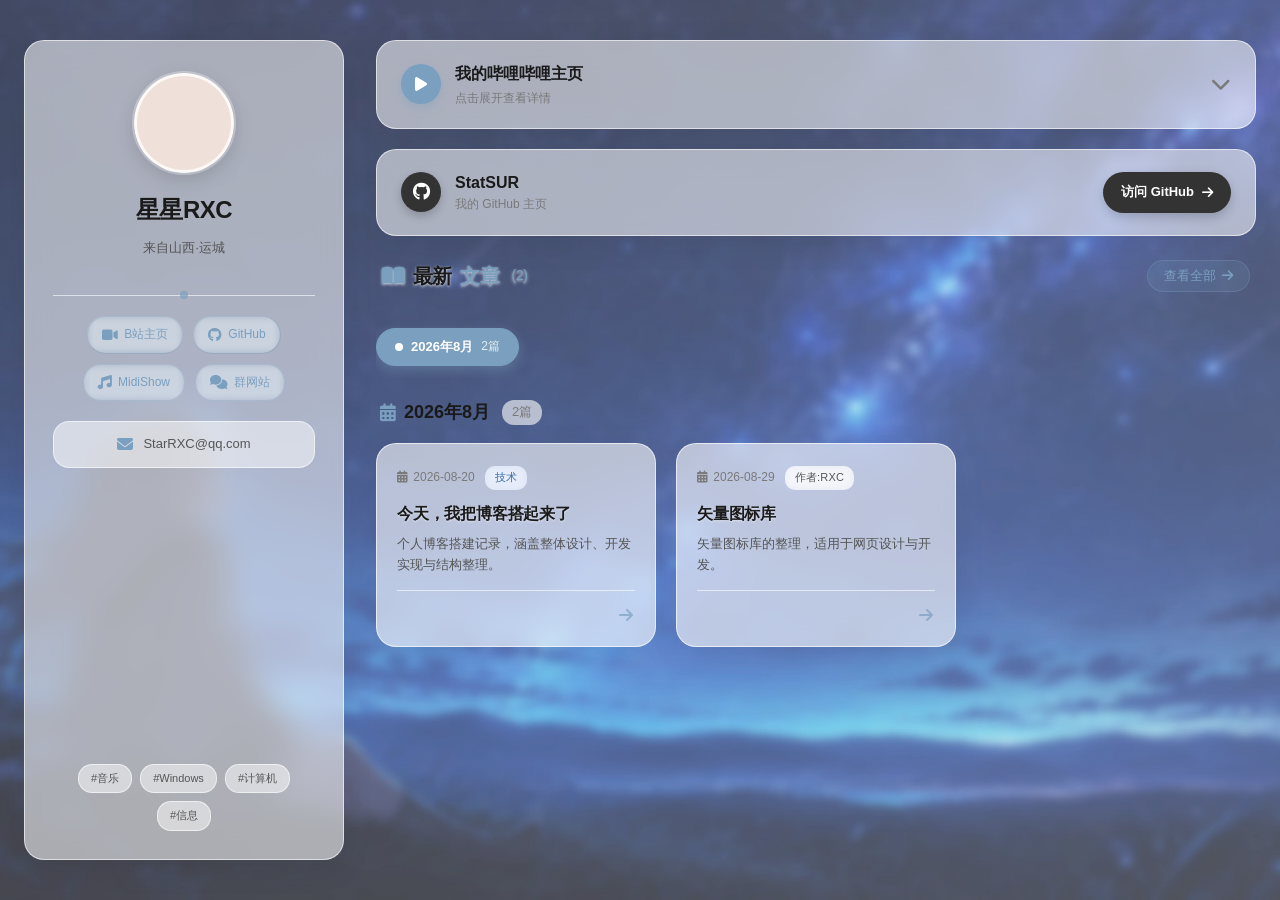
<file: index.html>
<!DOCTYPE html>
<html lang="zh-CN">
<head>
    <meta charset="UTF-8">
    <meta name="viewport" content="width=device-width, initial-scale=1.0">
    <title>星星RXC · 个人博客</title>
    <link rel="icon" href="LOGO.png" type="image/png">
    <link rel="stylesheet" href="https://cdn.jsdelivr.net/npm/@fortawesome/fontawesome-free@6.5.1/css/all.min.css">
    <link rel="stylesheet" href="Style.css">
</head>
<body>

    <div class="blog-container">
        <!-- ==================== 左侧长卡片 ==================== -->
        <aside class="left-card glass-card">
            <div class="avatar-wrapper">
                <div class="avatar" role="img" aria-label="星星RXC的头像" style="background-image: url('https://qquschat.starrxc.xyz/%E7%BE%A4%E7%AE%A1%E7%90%86%E5%91%98%E5%A4%B4%E5%83%8F/RXC.jpeg');"></div>
            </div>

            <div class="profile-info">
                <h1 class="profile-name">星星RXC</h1>
                <p class="profile-bio">来自山西·运城</p>
            </div>

            <div class="divider"></div>

            <!-- 社交链接：B站、GitHub、MidiShow、群网站 -->
            <div class="social-links">
                <a href="https://space.bilibili.com/2124973150?spm_id_from=333.1007.0.0" target="_blank" class="social-link">
                    <i class="fa-solid fa-video"></i> B站主页
                </a>
                <a href="https://github.com/StatSUR" target="_blank" class="social-link">
                    <i class="fa-brands fa-github"></i> GitHub
                </a>
                <a href="https://www.midishow.com/u/%E6%98%9F%E6%98%9FRXC" target="_blank" class="social-link">
                    <i class="fa-solid fa-music"></i> MidiShow
                </a>
                <a href="https://qquschat.starrxc.xyz" target="_blank" class="social-link">
                    <i class="fa-solid fa-comments"></i> 群网站
                </a>
            </div>

            <!-- 邮箱长条（不可点击） -->
            <div class="contact-section">
                <div class="contact-email">
                    <i class="fa-solid fa-envelope"></i>
                    <span>StarRXC@qq.com</span>
                </div>
            </div>

            <!-- 标签云（位于最底部） -->
            <div class="tag-cloud">
                <span class="tag">#音乐</span>
                <span class="tag">#Windows</span>
                <span class="tag">#计算机</span>
                <span class="tag">#信息</span>
            </div>
        </aside>

        <!-- ==================== 右侧区域 ==================== -->
        <section class="right-section">

            <!-- B站长条卡片 -->
            <div class="bilibili-banner glass-card" id="bilibiliBanner">
                <div class="banner-header" id="bannerHeader">
                    <div class="banner-title-group">
                        <div class="banner-icon"><i class="fa-solid fa-play"></i></div>
                        <div>
                            <div class="banner-title">我的哔哩哔哩主页</div>
                            <div class="banner-subtitle">点击展开查看详情</div>
                        </div>
                    </div>
                    <span class="banner-arrow"><i class="fa-solid fa-chevron-down"></i></span>
                </div>
                <div class="banner-content" id="bannerContent">
                    <div class="bilibili-profile">
                        <div class="bilibili-avatar" role="img" aria-label="B站头像" style="background-image: url('https://qquschat.starrxc.xyz/%E7%BE%A4%E7%AE%A1%E7%90%86%E5%91%98%E5%A4%B4%E5%83%8F/RXC.jpeg');"></div>
                        <div class="bilibili-info">
                            <div class="bilibili-name">星星RXC</div>
                            <div class="bilibili-uid">UID: 2124973150</div>
                            <div class="bilibili-desc">运城高中生。专注Windows系统、音乐和游戏。渴望将事务研究透彻。如有疑问请访问群网站向我发送邮件。</div>
                        </div>
                    </div>
                    <a href="https://space.bilibili.com/2124973150?spm_id_from=333.1007.0.0" target="_blank" class="bilibili-link-btn">
                        访问B站主页 <i class="fa-solid fa-arrow-right"></i>
                    </a>
                </div>
            </div>

            <!-- GitHub 卡片 -->
            <div class="github-card glass-card">
                <div class="github-left">
                    <div class="github-icon"><i class="fa-brands fa-github"></i></div>
                    <div class="github-info">
                        <div class="github-name">StatSUR</div>
                        <div class="github-desc">我的 GitHub 主页</div>
                    </div>
                </div>
                <a href="https://github.com/StatSUR" target="_blank" class="github-link-btn">
                    访问 GitHub <i class="fa-solid fa-arrow-right"></i>
                </a>
            </div>

            <!-- 文章标题栏 -->
            <div class="section-header">
                <h2 class="section-title">
                    <i class="fa-solid fa-book-open"></i> 最新 <span>文章</span>
                    <span class="article-count" id="articleCount"></span>
                </h2>
                <button class="view-all" id="viewAllBtn">
                    查看全部 <i class="fa-solid fa-arrow-right"></i>
                </button>
            </div>

            <!-- 横向时间表 -->
            <div class="timeline-wrapper" id="timelineWrapper"></div>

            <!-- 文章显示区域 -->
            <div class="article-groups" id="articleGroups"></div>
        </section>
    </div>

    <script>
        (function() {
            // B站卡片展开/折叠
            const banner = document.getElementById('bilibiliBanner');
            const header = document.getElementById('bannerHeader');
            if (banner && header) {
                header.addEventListener('click', function(e) {
                    if (e.target.closest('a, button')) return;
                    banner.classList.toggle('expanded');
                });
                header.setAttribute('tabindex', '0');
                header.setAttribute('role', 'button');
                header.addEventListener('keydown', function(e) {
                    if (e.key === 'Enter' || e.key === ' ') {
                        e.preventDefault();
                        banner.classList.toggle('expanded');
                    }
                });
            }

            let allArticles = [];
            let currentMode = 'latest'; // 'latest' 或 'all'
            let activeMonth = null;
            let iconRotation = 0; // 箭头当前旋转角度（初始 0°）

            const viewAllBtn = document.getElementById('viewAllBtn');

            // 读取 pages.json
            fetch('pages.json')
                .then(response => {
                    if (!response.ok) throw new Error('无法加载 pages.json');
                    return response.json();
                })
                .then(data => {
                    allArticles = data.articles || [];
                    document.getElementById('articleCount').textContent = `(${allArticles.length})`;
                    renderTimeline(allArticles);
                })
                .catch(err => {
                    console.error(err);
                    document.getElementById('articleGroups').innerHTML = '<p class="error">加载文章失败，请使用本地服务器打开页面。</p>';
                });

            function renderTimeline(articles) {
                const wrapper = document.getElementById('timelineWrapper');
                if (!articles.length) {
                    wrapper.innerHTML = '';
                    return;
                }

                const monthMap = {};
                articles.forEach(article => {
                    const ym = article.date.slice(0, 7);
                    if (!monthMap[ym]) monthMap[ym] = 0;
                    monthMap[ym]++;
                });

                const sortedMonths = Object.keys(monthMap).sort((a, b) => b.localeCompare(a));
                const latestMonth = sortedMonths[0];
                activeMonth = latestMonth;

                wrapper.innerHTML = `
                    <div class="timeline">
                        ${sortedMonths.map(ym => {
                            const [year, month] = ym.split('-');
                            const count = monthMap[ym];
                            return `
                                <div class="timeline-item ${ym === latestMonth ? 'active' : ''}" data-month="${ym}">
                                    <span class="timeline-dot"></span>
                                    <span class="timeline-date">${year}年${parseInt(month)}月</span>
                                    <span class="timeline-count">${count}篇</span>
                                </div>
                            `;
                        }).join('')}
                    </div>
                `;

                document.querySelectorAll('.timeline-item').forEach(item => {
                    item.addEventListener('click', function() {
                        document.querySelectorAll('.timeline-item').forEach(el => el.classList.remove('active'));
                        this.classList.add('active');
                        // 添加脉冲动画
                        this.classList.add('pulse');
                        setTimeout(() => this.classList.remove('pulse'), 300);

                        const ym = this.dataset.month;
                        activeMonth = ym;
                        currentMode = 'latest';
                        // 点击时间线时，强制箭头回到初始向右状态（重置角度）
                        iconRotation = 0;
                        updateViewAllButton();
                        renderMonthArticles(ym, articles);
                    });
                });

                // 默认显示最新月
                renderMonthArticles(latestMonth, articles);
                updateViewAllButton();
            }

            function renderMonthArticles(ym, articles) {
                const container = document.getElementById('articleGroups');
                const monthArticles = articles.filter(article => article.date.slice(0, 7) === ym);
                if (!monthArticles.length) {
                    container.innerHTML = '<p class="empty">该月份暂无文章</p>';
                    return;
                }

                const [year, month] = ym.split('-');
                const categoryMap = { tech: '技术', life: '生活', notes: '笔记', name: '作者:RXC' };

                container.innerHTML = `
                    <div class="month-group fade-in-up">
                        <h3 class="month-title">
                            <i class="fa-solid fa-calendar-alt"></i>
                            ${year}年${parseInt(month)}月
                            <span class="month-count">${monthArticles.length}篇</span>
                        </h3>
                        <div class="article-grid">
                            ${monthArticles.map((article, index) => {
                                const categoryClass = article.category || 'notes';
                                const categoryLabel = categoryMap[categoryClass] || '笔记';
                                return `
                                    <a href="${article.url || '#'}" class="article-card-link" ${article.url ? '' : 'onclick="return false;"'}>
                                        <article class="article-card fade-in-up" style="animation-delay: ${index * 60}ms">
                                            <div class="article-meta">
                                                <span><i class="fa-solid fa-calendar-days"></i> ${article.date}</span>
                                                <span class="article-category ${categoryClass}">${categoryLabel}</span>
                                            </div>
                                            <h4 class="article-title">${article.title}</h4>
                                            <p class="article-excerpt">${article.excerpt}</p>
                                            <div class="article-footer">
                                                <span class="read-arrow"><i class="fa-solid fa-arrow-right"></i></span>
                                            </div>
                                        </article>
                                    </a>
                                `;
                            }).join('')}
                        </div>
                    </div>
                `;
            }

            function renderAllArticles(articles) {
                const container = document.getElementById('articleGroups');
                if (!articles.length) {
                    container.innerHTML = '<p class="empty">暂无文章</p>';
                    return;
                }

                // 按年月分组
                const groups = {};
                articles.forEach(article => {
                    const ym = article.date.slice(0, 7);
                    if (!groups[ym]) groups[ym] = [];
                    groups[ym].push(article);
                });
                const sortedMonths = Object.keys(groups).sort((a, b) => b.localeCompare(a));
                const categoryMap = { tech: '技术', life: '生活', notes: '笔记',name: '作者:RXC' };

                container.innerHTML = sortedMonths.map((ym, groupIndex) => {
                    const [year, month] = ym.split('-');
                    const monthArticles = groups[ym];
                    return `
                        <div class="month-group fade-in-up" style="animation-delay: ${groupIndex * 100}ms">
                            <h3 class="month-title">
                                <i class="fa-solid fa-calendar-alt"></i>
                                ${year}年${parseInt(month)}月
                                <span class="month-count">${monthArticles.length}篇</span>
                            </h3>
                            <div class="article-grid">
                                ${monthArticles.map((article, index) => {
                                    const categoryClass = article.category || 'notes';
                                    const categoryLabel = categoryMap[categoryClass] || '笔记';
                                    return `
                                        <a href="${article.url || '#'}" class="article-card-link" ${article.url ? '' : 'onclick="return false;"'}>
                                            <article class="article-card fade-in-up" style="animation-delay: ${index * 60 + groupIndex * 100}ms">
                                                <div class="article-meta">
                                                    <span><i class="fa-solid fa-calendar-days"></i> ${article.date}</span>
                                                    <span class="article-category ${categoryClass}">${categoryLabel}</span>
                                                </div>
                                                <h4 class="article-title">${article.title}</h4>
                                                <p class="article-excerpt">${article.excerpt}</p>
                                                <div class="article-footer">
                                                    <span class="read-arrow"><i class="fa-solid fa-arrow-right"></i></span>
                                                </div>
                                            </article>
                                        </a>
                                    `;
                                }).join('')}
                            </div>
                        </div>
                    `;
                }).join('');
            }

            // 查看全部按钮点击切换（修正版）
            viewAllBtn.addEventListener('click', function() {
                if (currentMode === 'latest') {
                    currentMode = 'all';
                    renderAllArticles(allArticles);
                    iconRotation -= 90; // 展开：逆时针90°
                } else {
                    currentMode = 'latest';
                    renderMonthArticles(activeMonth, allArticles);
                    iconRotation -= 270; // 收回：逆时针270°
                }
                updateViewAllButton();
                // 按钮反馈动画
                this.classList.add('clicked');
                setTimeout(() => this.classList.remove('clicked'), 200);
            });

            function updateViewAllButton() {
                const icon = viewAllBtn.querySelector('i');
                // 更新按钮文字（使用 textContent 保留图标）
                if (currentMode === 'latest') {
                    viewAllBtn.childNodes[0].textContent = '查看全部 ';
                } else {
                    viewAllBtn.childNodes[0].textContent = '收起 ';
                }
                // 不修改图标类名，始终使用 fa-arrow-right
                // 仅通过 transform 旋转改变方向
                icon.style.transform = `rotate(${iconRotation}deg)`;
            }
        })();
    </script>
</body>
</html>
</file>
<file: Style.css>
/* ========== 基础重置 & 变量 ========== */
:root {
    --bg: #f0ede8;
    --glass-bg: rgba(255, 255, 255, 0.55);
    --glass-border: rgba(255, 255, 255, 0.6);
    --glass-shadow: 0 8px 32px rgba(0, 0, 0, 0.08);
    --text-primary: #1a1a1a;
    --text-secondary: #555555;
    --text-muted: #7a7a7a;
    --accent: #7a9fbf;
    --accent-dark: #5f7f9e;
    --accent-soft: rgba(122, 159, 191, 0.15);
    --border: rgba(255, 255, 255, 0.4);
    --radius-card: 20px;
    --radius-inner: 14px;
    --blur: 12px;
    --font-sans: 'Inter', 'PingFang SC', 'Microsoft YaHei', -apple-system, sans-serif;
    --transition: 0.25s cubic-bezier(0.4, 0, 0.2, 1);
}

* {
    margin: 0;
    padding: 0;
    box-sizing: border-box;
}

body {
    font-family: var(--font-sans);
    color: var(--text-primary);
    line-height: 1.6;
    min-height: 100vh;
    padding: 40px 24px;
    -webkit-font-smoothing: antialiased;
    -moz-osx-font-smoothing: grayscale;
    background-image: url('Photo.jpg');
    background-size: cover;
    background-position: center center;
    background-repeat: no-repeat;
    background-attachment: fixed;
    background-color: var(--bg);
    position: relative;
    isolation: isolate;
}

body::before {
    content: '';
    position: fixed;
    inset: 0;
    background: linear-gradient(135deg, rgba(255, 255, 255, 0.12) 0%, rgba(240, 240, 240, 0.22) 100%);
    z-index: -1;
    pointer-events: none;
}

.glass-card {
    background: var(--glass-bg);
    -webkit-backdrop-filter: blur(var(--blur));
    backdrop-filter: blur(var(--blur));
    border: 1px solid var(--glass-border);
    box-shadow: var(--glass-shadow);
    border-radius: var(--radius-card);
}

/* ========== 布局 ========== */
.blog-container {
    max-width: 1280px;
    margin: 0 auto;
    display: grid;
    grid-template-columns: 320px 1fr;
    gap: 32px;
    align-items: start;
    position: relative;
    z-index: 1;
}

.left-card {
    padding: 32px 28px 28px;
    position: sticky;
    top: 32px;
    display: flex;
    flex-direction: column;
    min-height: calc(100vh - 80px);
    transition: box-shadow var(--transition), transform var(--transition);
}
.left-card:hover { box-shadow: 0 12px 40px rgba(0,0,0,0.12); transform: translateY(-2px); }

/* 头像 */
.avatar-wrapper { display: flex; justify-content: center; margin-bottom: 18px; }
.avatar {
    width: 100px; height: 100px; border-radius: 50%;
    background-color: #f0e0da;
    background-image: url("https://i1.hdslb.com/bfs/face/0886f26d07b5029e7c9511c78a3c9a89b9876362.jpg@150w_150h.jpg");
    background-size: cover; background-position: center; background-repeat: no-repeat;
    box-shadow: 0 6px 20px rgba(0,0,0,0.15);
    border: 3px solid rgba(255,255,255,0.8);
    outline: 2px solid rgba(255,255,255,0.3);
    user-select: none; transition: box-shadow var(--transition), transform var(--transition);
}
.avatar:hover { box-shadow: 0 8px 24px rgba(0,0,0,0.25); transform: scale(1.05); }

.profile-info { text-align: center; margin-bottom: 20px; }
.profile-name { font-size: 24px; font-weight: 700; letter-spacing: -0.5px; color: var(--text-primary); margin-bottom: 8px; }
.profile-bio { font-size: 13px; color: var(--text-secondary); line-height: 1.7; max-width: 240px; margin: 0 auto; }

.divider { height: 1px; background: rgba(255,255,255,0.6); margin: 16px 0 20px; position: relative; }
.divider::after {
    content: ''; position: absolute; left: 50%; top: -4px; transform: translateX(-50%);
    width: 8px; height: 8px; background: var(--accent); border-radius: 50%; opacity: 0.7;
}

/* 社交链接 */
.social-links { display: flex; flex-wrap: wrap; gap: 10px; justify-content: center; margin-bottom: 20px; }
.social-link {
    display: inline-flex; align-items: center; gap: 6px;
    padding: 8px 14px; border-radius: 20px;
    background: var(--accent-soft); color: var(--accent);
    font-size: 12px; font-weight: 500; text-decoration: none;
    border: 1px solid rgba(122,159,191,0.3);
    transition: all var(--transition);
    backdrop-filter: blur(4px); -webkit-backdrop-filter: blur(4px);
}
.social-link i { font-size: 14px; transition: transform 0.2s; }
.social-link:hover {
    background: var(--accent); color: #fff; border-color: var(--accent);
    box-shadow: 0 4px 12px rgba(122,159,191,0.4);
    transform: translateY(-3px) scale(1.05);
}
.social-link:hover i { transform: rotate(10deg) scale(1.2); }

/* 邮箱长条（不可点击） */
.contact-section { width: 100%; margin-bottom: 20px; }
.contact-email {
    display: flex; align-items: center; justify-content: center; gap: 10px;
    width: 100%; padding: 12px 16px; border-radius: 16px;
    background: rgba(255,255,255,0.5); border: 1px solid rgba(255,255,255,0.6);
    color: var(--text-secondary); font-size: 13px; font-weight: 500;
    cursor: default; user-select: text; /* 不可点击但可复制 */
    transition: all var(--transition); word-break: break-all;
}
.contact-email i { font-size: 16px; color: var(--accent); }

/* 标签云 */
.tag-cloud {
    display: flex; flex-wrap: wrap; gap: 8px; justify-content: center;
    margin-top: auto; padding-top: 10px;
}
.tag {
    font-size: 11px; padding: 5px 12px; border-radius: 14px;
    background: rgba(255,255,255,0.5); color: var(--text-secondary);
    border: 1px solid rgba(255,255,255,0.6);
    cursor: default; transition: all var(--transition); user-select: none;
}
.tag:hover { background: rgba(255,255,255,0.8); color: var(--text-primary); border-color: #c5d5e8; transform: translateY(-2px); }

/* ========== 右侧区域 ========== */
.right-section { display: flex; flex-direction: column; gap: 20px; }

/* B站横幅 */
.bilibili-banner { overflow: hidden; transition: box-shadow var(--transition), transform var(--transition); }
.bilibili-banner:hover { box-shadow: 0 12px 40px rgba(0,0,0,0.12); transform: translateY(-2px); }
.banner-header {
    display: flex; align-items: center; justify-content: space-between;
    padding: 20px 24px; gap: 16px; flex-wrap: wrap; cursor: pointer; user-select: none;
}
.banner-title-group { display: flex; align-items: center; gap: 14px; }
.banner-icon {
    width: 40px; height: 40px; border-radius: 50%;
    background: var(--accent); display: flex; align-items: center; justify-content: center;
    color: #fff; font-size: 16px; box-shadow: 0 4px 10px rgba(122,159,191,0.4);
    transition: transform 0.3s;
}
.bilibili-banner.expanded .banner-icon { transform: rotate(90deg); }
.banner-title { font-size: 16px; font-weight: 700; color: var(--text-primary); }
.banner-subtitle { font-size: 12px; color: var(--text-muted); margin-top: 2px; }
.banner-arrow { font-size: 20px; color: var(--text-muted); transition: transform var(--transition); display: inline-block; }
.banner-content {
    max-height: 0; overflow: hidden;
    transition: max-height 0.4s cubic-bezier(0.4,0,0.2,1), padding 0.3s ease;
    padding: 0 24px; border-top: 0px solid rgba(255,255,255,0.4);
    background: rgba(255,255,255,0.25); backdrop-filter: blur(6px); -webkit-backdrop-filter: blur(6px);
}
.bilibili-banner.expanded .banner-content {
    max-height: 280px; padding: 20px 24px 24px;
    border-top: 1px solid rgba(255,255,255,0.4);
}
.bilibili-banner.expanded .banner-arrow { transform: rotate(180deg); }
.bilibili-profile { display: flex; align-items: center; gap: 20px; flex-wrap: wrap; user-select: text; }
.bilibili-avatar {
    width: 72px; height: 72px; border-radius: 50%;
    background-image: url("https://i1.hdslb.com/bfs/face/0886f26d07b5029e7c9511c78a3c9a89b9876362.jpg@150w_150h.jpg");
    background-size: cover; background-position: center; background-repeat: no-repeat;
    box-shadow: 0 4px 12px rgba(0,0,0,0.1); border: 2px solid #fff; outline: 1px solid rgba(255,255,255,0.5);
    flex-shrink: 0;
}
.bilibili-info { flex: 1; min-width: 180px; user-select: text; }
.bilibili-name { font-size: 18px; font-weight: 700; color: var(--text-primary); margin-bottom: 2px; }
.bilibili-uid { font-size: 13px; color: var(--text-muted); margin-bottom: 6px; }
.bilibili-desc { font-size: 13px; color: var(--text-secondary); line-height: 1.5; }
.bilibili-link-btn {
    display: inline-flex; align-items: center; gap: 8px; padding: 10px 18px; border-radius: 24px;
    background: var(--accent); color: #fff; font-size: 13px; font-weight: 600; text-decoration: none;
    transition: background 0.2s, transform 0.2s; box-shadow: 0 4px 12px rgba(122,159,191,0.4);
    margin-top: 12px; user-select: none; cursor: pointer;
}
.bilibili-link-btn:hover { background: var(--accent-dark); transform: translateY(-2px); }

/* GitHub 卡片 */
.github-card {
    display: flex; align-items: center; justify-content: space-between;
    gap: 16px; padding: 20px 24px; flex-wrap: wrap;
    transition: box-shadow var(--transition), transform var(--transition);
}
.github-card:hover { box-shadow: 0 12px 40px rgba(0,0,0,0.12); transform: translateY(-2px); }
.github-left { display: flex; align-items: center; gap: 14px; }
.github-icon {
    width: 40px; height: 40px; border-radius: 50%; background: #333;
    display: flex; align-items: center; justify-content: center; color: #fff; font-size: 18px;
    box-shadow: 0 4px 10px rgba(0,0,0,0.2);
    transition: transform 0.3s;
}
.github-card:hover .github-icon { transform: rotate(10deg) scale(1.1); }
.github-info .github-name { font-size: 16px; font-weight: 700; color: var(--text-primary); }
.github-info .github-desc { font-size: 12px; color: var(--text-muted); }
.github-link-btn {
    display: inline-flex; align-items: center; gap: 8px; padding: 10px 18px; border-radius: 24px;
    background: #333; color: #fff; font-size: 13px; font-weight: 600; text-decoration: none;
    transition: background 0.2s, transform 0.2s; box-shadow: 0 4px 12px rgba(0,0,0,0.2); user-select: none;
}
.github-link-btn:hover { background: #000; transform: translateY(-2px); }

/* ========== 文章区域 ========== */
.section-header {
    display: flex; align-items: center; justify-content: space-between; padding: 4px 6px 8px;
}
.section-title {
    font-size: 20px; font-weight: 700; letter-spacing: -0.3px; color: var(--text-primary);
    text-shadow: 0 1px 3px rgba(255,255,255,0.8);
    display: flex; align-items: center; gap: 8px;
}
.section-title i { color: var(--accent); }
.section-title span { color: var(--accent); }
.article-count {
    font-size: 14px; color: var(--text-muted); font-weight: 500; margin-left: 4px;
}
.view-all {
    font-size: 13px; color: var(--accent); background: var(--accent-soft);
    border: 1px solid rgba(122,159,191,0.3); border-radius: 20px;
    padding: 6px 16px; cursor: pointer; font-weight: 500;
    transition: all var(--transition); display: flex; align-items: center; gap: 6px;
}
.view-all:hover { background: var(--accent); color: #fff; border-color: var(--accent); transform: translateY(-2px); }
.view-all.clicked { transform: scale(0.9); }

/* ========== 查看全部按钮箭头旋转 ========== */
.view-all i {
    display: inline-block;
    transition: transform 0.4s cubic-bezier(0.4, 0, 0.2, 1); /* 慢快慢 */
}

/* 横向时间表 */
.timeline-wrapper {
    overflow-x: auto; padding: 8px 0 12px;
    scrollbar-width: thin; scrollbar-color: var(--accent) rgba(255,255,255,0.3);
}
.timeline-wrapper::-webkit-scrollbar { height: 6px; }
.timeline-wrapper::-webkit-scrollbar-track { background: rgba(255,255,255,0.3); border-radius: 3px; }
.timeline-wrapper::-webkit-scrollbar-thumb { background: var(--accent); border-radius: 3px; }
.timeline { display: flex; gap: 12px; width: max-content; }
.timeline-item {
    display: flex; align-items: center; gap: 8px; padding: 8px 18px; border-radius: 24px;
    background: rgba(255,255,255,0.4); border: 1px solid rgba(255,255,255,0.6);
    font-size: 13px; color: var(--text-secondary); white-space: nowrap;
    cursor: pointer; transition: all var(--transition); user-select: none;
}
.timeline-item:hover {
    background: var(--accent-soft); border-color: var(--accent); color: var(--accent-dark);
    transform: translateY(-2px); box-shadow: 0 4px 8px rgba(0,0,0,0.05);
}
.timeline-item.active {
    background: var(--accent); border-color: var(--accent); color: #fff;
    box-shadow: 0 4px 12px rgba(122,159,191,0.4);
}
.timeline-item.pulse { animation: pulse 0.3s ease; }
.timeline-dot { width: 8px; height: 8px; border-radius: 50%; background: var(--accent); display: inline-block; }
.timeline-item.active .timeline-dot { background: #fff; }
.timeline-date { font-weight: 600; }
.timeline-count { color: var(--text-muted); font-size: 12px; }
.timeline-item.active .timeline-count { color: rgba(255,255,255,0.8); }

/* 月份分组 */
.month-group { margin-bottom: 20px; }
.month-title {
    font-size: 18px; font-weight: 700; color: var(--text-primary);
    margin-bottom: 16px; display: flex; align-items: center; gap: 8px;
    padding: 0 4px;
}
.month-title i { color: var(--accent); }
.month-count {
    font-size: 13px; color: var(--text-muted); font-weight: 500;
    background: rgba(255,255,255,0.6); padding: 2px 10px; border-radius: 12px;
    margin-left: 4px;
}

/* 文章卡片网格 */
.article-grid { display: grid; grid-template-columns: repeat(auto-fill, minmax(260px, 1fr)); gap: 20px; }
.article-card-link {
    text-decoration: none;
    display: block;
    border-radius: var(--radius-card);
    transition: transform var(--transition), box-shadow var(--transition);
}
.article-card-link:hover .article-card {
    box-shadow: 0 12px 32px rgba(0,0,0,0.15);
    transform: translateY(-4px);
    border-color: rgba(255,255,255,0.8);
}
.article-card {
    padding: 22px 20px 18px; display: flex; flex-direction: column;
    transition: all var(--transition); cursor: pointer; position: relative; overflow: hidden;
    min-height: 180px; background: rgba(255,255,255,0.6);
    -webkit-backdrop-filter: blur(var(--blur)); backdrop-filter: blur(var(--blur));
    border: 1px solid rgba(255,255,255,0.65);
    box-shadow: var(--glass-shadow); border-radius: var(--radius-card);
}
.article-card::before {
    content: ''; position: absolute; top: 0; left: 0; width: 100%; height: 3px;
    background: var(--accent); transform: scaleX(0); transform-origin: left;
    transition: transform var(--transition); border-radius: 0 0 4px 0;
}
.article-card:hover {
    box-shadow: 0 12px 32px rgba(0,0,0,0.12);
    transform: translateY(-4px) scale(1.02); border-color: rgba(255,255,255,0.8);
}
.article-card:hover::before { transform: scaleX(1); }
.article-meta { display: flex; align-items: center; gap: 10px; margin-bottom: 12px; font-size: 12px; color: var(--text-muted); }
.article-meta i { margin-right: 2px; }
.article-category {
    padding: 3px 10px; border-radius: 10px; background: rgba(255,255,255,0.6);
    font-size: 11px; font-weight: 500; color: var(--text-secondary); letter-spacing: 0.2px;
    backdrop-filter: blur(4px); -webkit-backdrop-filter: blur(4px);
}
.article-category.tech { background: rgba(232,240,254,0.7); color: #3b6ea5; }
.article-category.life { background: rgba(234,246,237,0.7); color: #4a8b5c; }
.article-category.notes { background: rgba(255,244,229,0.7); color: #b07d3a; }
.article-title {
    font-size: 16px; font-weight: 700; line-height: 1.45; letter-spacing: -0.2px;
    margin-bottom: 8px; color: var(--text-primary);
    display: -webkit-box; -webkit-line-clamp: 2; -webkit-box-orient: vertical; overflow: hidden;
    transition: color var(--transition); text-shadow: 0 1px 2px rgba(255,255,255,0.5);
}
.article-card:hover .article-title { color: var(--accent); }
.article-excerpt {
    font-size: 13px; color: var(--text-secondary); line-height: 1.65;
    display: -webkit-box; -webkit-line-clamp: 3; -webkit-box-orient: vertical; overflow: hidden;
    margin-bottom: 14px; flex: 1;
}
.article-footer {
    display: flex;
    align-items: center;
    justify-content: flex-end; /* 改为右对齐，只显示箭头 */
    font-size: 12px;
    color: var(--text-muted);
    border-top: 1px solid rgba(255,255,255,0.6);
    padding-top: 12px;
    margin-top: auto;
}
.article-footer i { margin-right: 2px; }
.read-arrow { color: var(--accent); font-size: 16px; transition: transform var(--transition); opacity: 0.7; display: inline-block; }
.article-card:hover .read-arrow { transform: translateX(4px); opacity: 1; }

/* 动画 */
@keyframes fadeInUp {
    from { opacity: 0; transform: translateY(15px); }
    to { opacity: 1; transform: translateY(0); }
}
.fade-in-up { animation: fadeInUp 0.4s ease-out both; }

@keyframes pulse {
    0% { transform: scale(1); }
    50% { transform: scale(0.95); }
    100% { transform: scale(1); }
}

/* 响应式 */
@media (max-width: 860px) {
    .blog-container { grid-template-columns: 1fr; gap: 24px; }
    body { padding: 20px 16px; }
    .left-card { position: static; min-height: auto; }
    .github-card { flex-direction: column; align-items: flex-start; }
    .timeline-wrapper { overflow-x: auto; }
}
</file>
